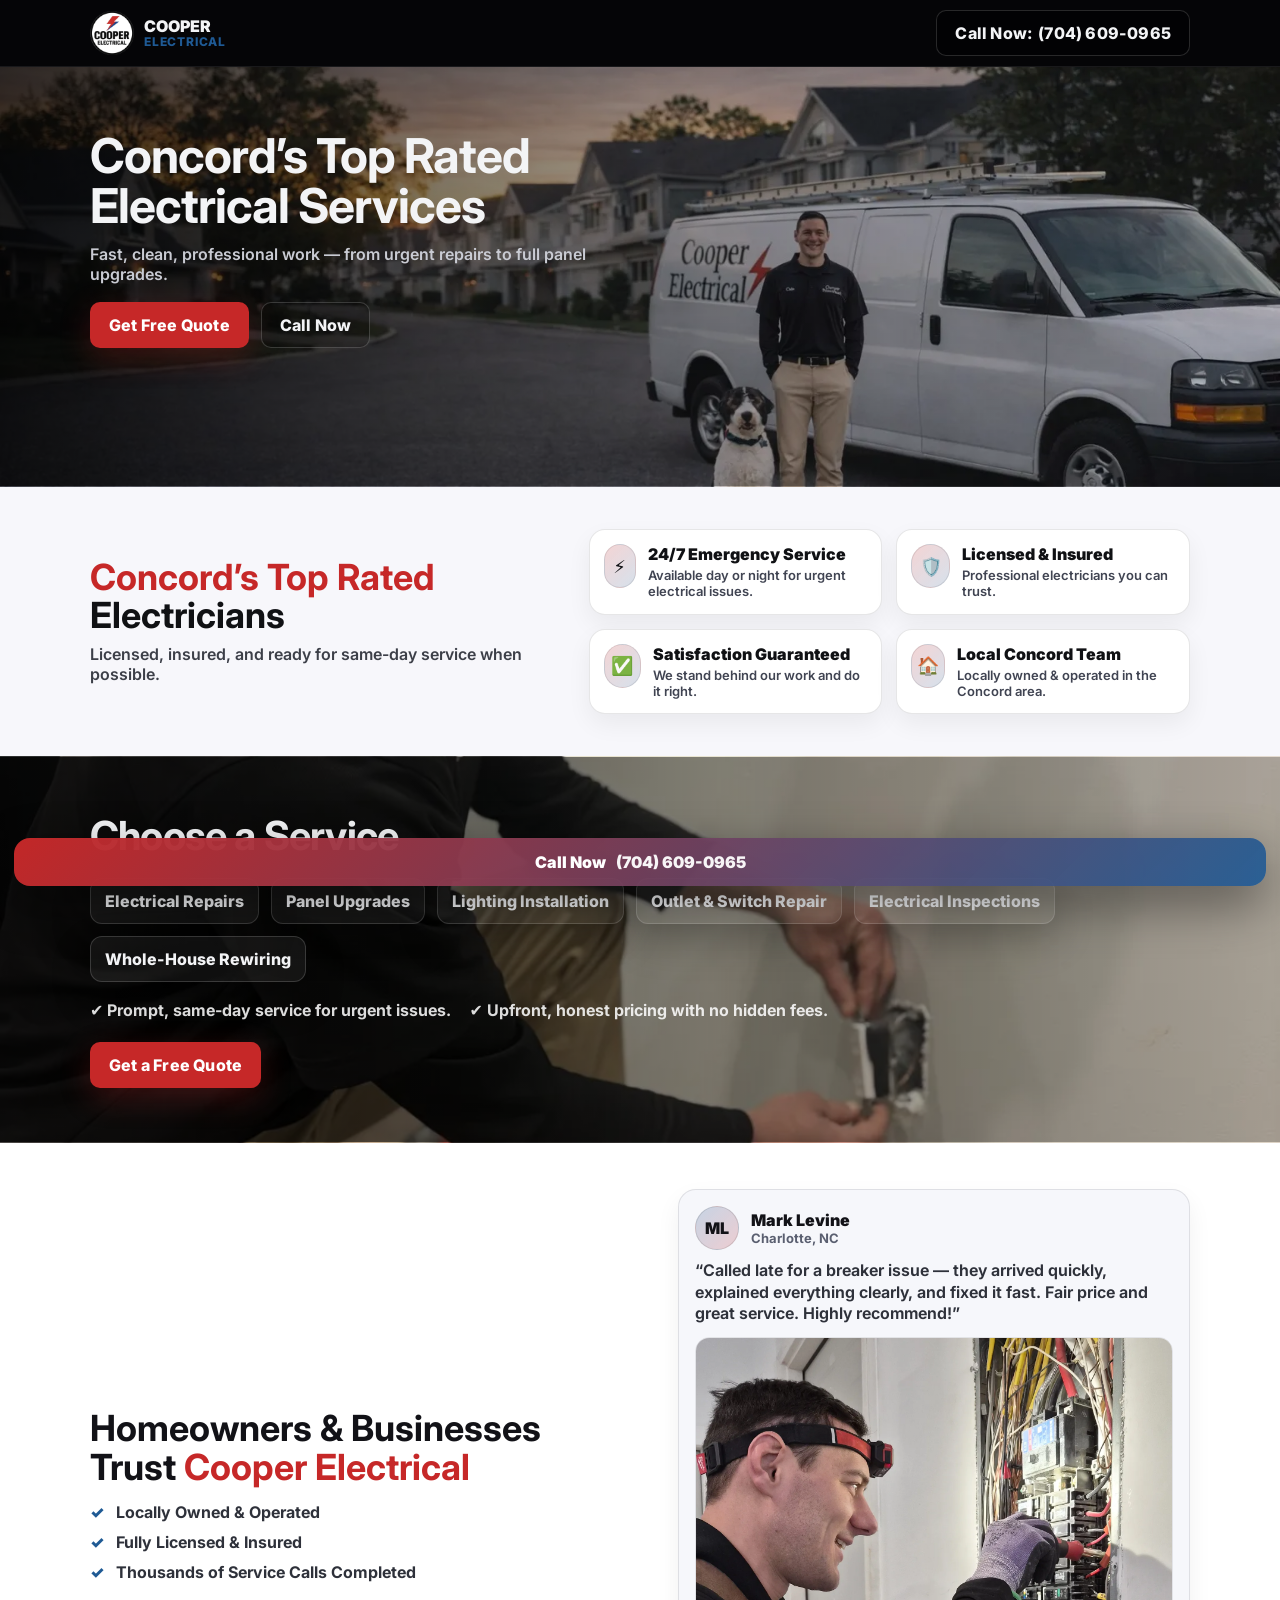
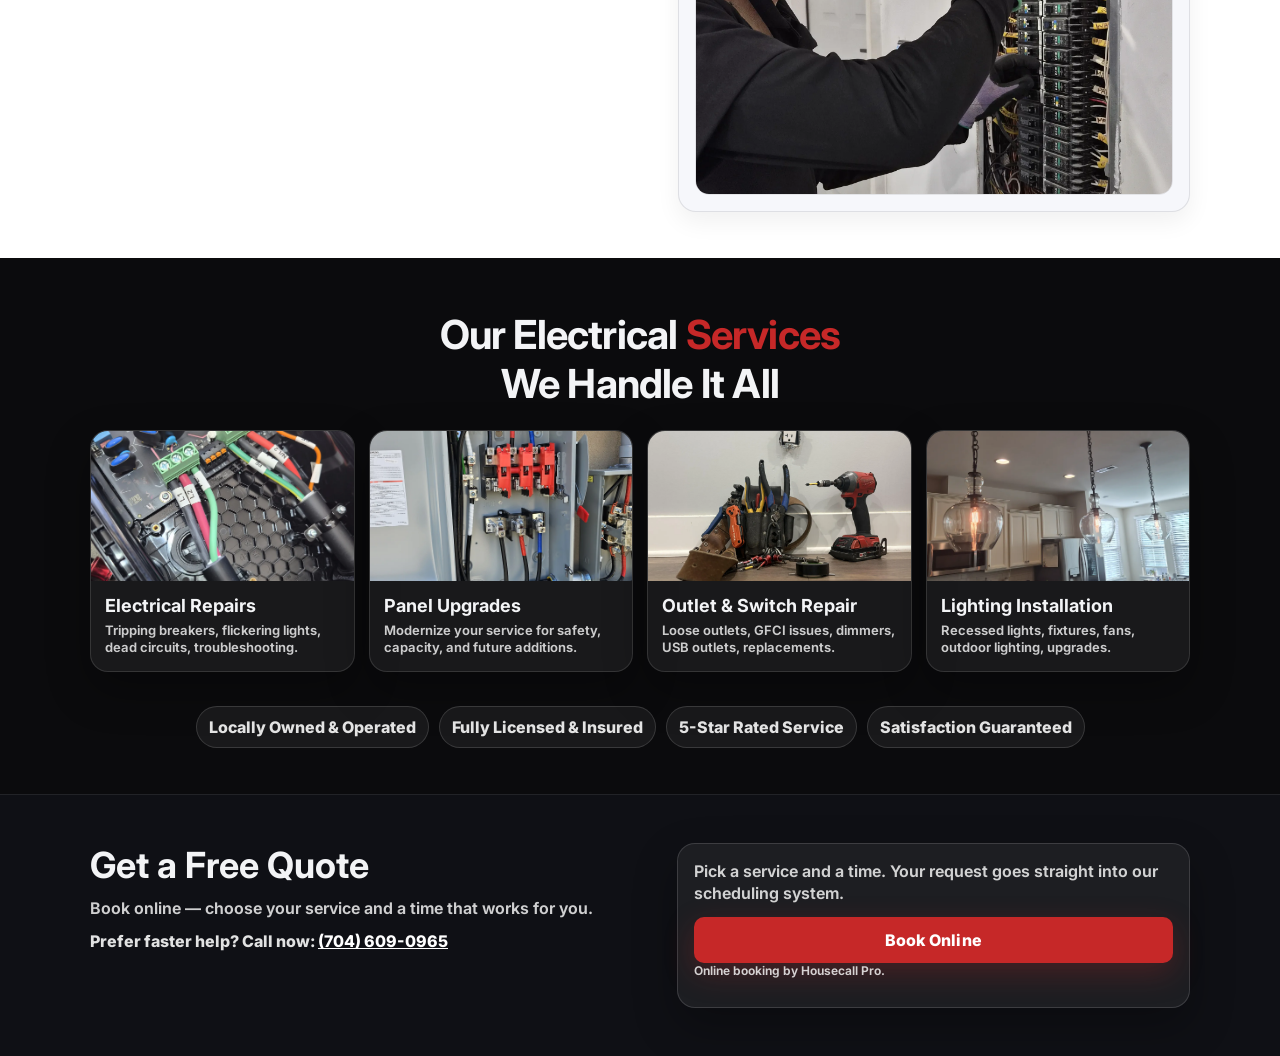
<file: index.html>
<!doctype html>
<html lang="en">
<head>
  <meta charset="utf-8" />
  <meta name="viewport" content="width=device-width,initial-scale=1" />
  <title>Cooper Electrical | Concord Electrician</title>
  
  <!-- FAVICON -->
  <link rel="icon" href="assets/favicon.ico" sizes="any">
  <link rel="icon" type="image/png" sizes="32x32" href="assets/favicon-32x32.png">
  <link rel="icon" type="image/png" sizes="16x16" href="assets/favicon-16x16.png">
  <link rel="apple-touch-icon" href="assets/favicon-180x180.png">
  
  <meta name="description" content="Concord’s top rated electrical services. Same-day repairs, panel upgrades, and outlet & switch repair. Call now." />
  <link rel="preconnect" href="https://fonts.googleapis.com">
  <link rel="preconnect" href="https://fonts.gstatic.com" crossorigin>
  <link href="https://fonts.googleapis.com/css2?family=Inter:wght@400;600;700;800&display=swap" rel="stylesheet">
  <link rel="stylesheet" href="css/styles.css" />
  <!-- Google Analytics (GA4) -->
  <script async src="https://www.googletagmanager.com/gtag/js?id=G-20FZJEFL5V"></script>
  <script>
    window.dataLayer = window.dataLayer || [];
    function gtag(){dataLayer.push(arguments);}
    gtag("js", new Date());

    gtag("config", "G-20FZJEFL5V", { anonymize_ip: true });
  </script>
  <!-- Housecall Pro online booking -->
  <script async src="https://online-booking.housecallpro.com/script.js?token=3bcc7813550e48a2b8075abcfa8fb0d7&orgName=Cooper-Electrical"></script>
</head>

<body>
  <!-- Top Bar -->
  <header class="topbar">
    <div class="container topbar__inner">
      <div class="brand">
        <img class="brand__logo" src="assets/logo.webp" alt="Cooper Electrical" />
        <div class="brand__text">
          <div class="brand__name">COOPER</div>
          <div class="brand__sub">ELECTRICAL</div>
        </div>
      </div>

      <a class="btn btn--call" href="tel:7046090965">
        Call Now: <span class="btn__emph">(704) 609-0965</span>
      </a>
    </div>
  </header>

  <!-- HERO -->
  <section class="hero" style="background-image:url('assets/hero.webp');">
    <div class="hero__overlay"></div>

    <div class="container hero__content">
      <h1>Concord’s Top Rated<br/>Electrical Services</h1>
      <p class="hero__sub">
        Fast, clean, professional work — from urgent repairs to full panel upgrades.
      </p>

      <div class="hero__cta">
        <a class="btn btn--primary hcp-book" href="https://book.housecallpro.com/book/Cooper-Electrical/3bcc7813550e48a2b8075abcfa8fb0d7?v2=true">Get Free Quote</a>
        <a class="btn btn--ghost" href="tel:7046090965">Call Now</a>
      </div>
    </div>
  </section>

  <!-- TRUST STRIP -->
  <section class="trust">
    <div class="container trust__grid">
      <div class="trust__left">
        <h2><span class="accent">Concord’s Top Rated</span><br/>Electricians</h2>
        <p>Licensed, insured, and ready for same-day service when possible.</p>
      </div>

      <div class="trust__cards">
        <div class="trustcard">
          <div class="trustcard__icon">⚡</div>
          <div>
            <div class="trustcard__title">24/7 Emergency Service</div>
            <div class="trustcard__text">Available day or night for urgent electrical issues.</div>
          </div>
        </div>

        <div class="trustcard">
          <div class="trustcard__icon">🛡️</div>
          <div>
            <div class="trustcard__title">Licensed &amp; Insured</div>
            <div class="trustcard__text">Professional electricians you can trust.</div>
          </div>
        </div>

        <div class="trustcard">
          <div class="trustcard__icon">✅</div>
          <div>
            <div class="trustcard__title">Satisfaction Guaranteed</div>
            <div class="trustcard__text">We stand behind our work and do it right.</div>
          </div>
        </div>

        <div class="trustcard">
          <div class="trustcard__icon">🏠</div>
          <div>
            <div class="trustcard__title">Local Concord Team</div>
            <div class="trustcard__text">Locally owned &amp; operated in the Concord area.</div>
          </div>
        </div>
      </div>
    </div>
  </section>

  <!-- CHOOSE A SERVICE -->
  <section class="choose" style="background-image:url('assets/tech-outlet.webp');">
    <div class="choose__overlay"></div>

    <div class="container choose__inner">
      <h2>Choose a Service</h2>

      <div class="pillgrid" aria-label="Services">
        <a class="pill hcp-book" href="https://book.housecallpro.com/book/Cooper-Electrical/3bcc7813550e48a2b8075abcfa8fb0d7?v2=true" data-service="Electrical Repairs">Electrical Repairs</a>
        <a class="pill hcp-book" href="https://book.housecallpro.com/book/Cooper-Electrical/3bcc7813550e48a2b8075abcfa8fb0d7?v2=true" data-service="Panel Upgrades">Panel Upgrades</a>
        <a class="pill hcp-book" href="https://book.housecallpro.com/book/Cooper-Electrical/3bcc7813550e48a2b8075abcfa8fb0d7?v2=true" data-service="Lighting Installation">Lighting Installation</a>
        <a class="pill hcp-book" href="https://book.housecallpro.com/book/Cooper-Electrical/3bcc7813550e48a2b8075abcfa8fb0d7?v2=true" data-service="Outlet &amp; Switch Repair">Outlet &amp; Switch Repair</a>
        <a class="pill hcp-book" href="https://book.housecallpro.com/book/Cooper-Electrical/3bcc7813550e48a2b8075abcfa8fb0d7?v2=true" data-service="Electrical Inspections">Electrical Inspections</a>
        <a class="pill" href="house-rewiring/">Whole-House Rewiring</a>
      </div>

      <div class="choose__bullets">
        <div class="bullet">✔ Prompt, same-day service for urgent issues.</div>
        <div class="bullet">✔ Upfront, honest pricing with no hidden fees.</div>
      </div>

      <div class="choose__cta">
        <a class="btn btn--primary hcp-book" href="https://book.housecallpro.com/book/Cooper-Electrical/3bcc7813550e48a2b8075abcfa8fb0d7?v2=true">Get a Free Quote</a>
      </div>
    </div>
  </section>

  <!-- TRUSTED BY -->
  <section class="proof">
    <div class="container proof__grid">
      <div class="proof__left">
        <h2>Homeowners &amp; Businesses<br/>Trust <span class="accent">Cooper Electrical</span></h2>

        <ul class="checklist">
          <li>Locally Owned &amp; Operated</li>
          <li>Fully Licensed &amp; Insured</li>
          <li>Thousands of Service Calls Completed</li>
        </ul>
      </div>

      <div class="testimonial">
        <div class="testimonial__top">
          <div class="avatar">ML</div>
          <div>
            <div class="testimonial__name">Mark Levine</div>
            <div class="testimonial__sub">Charlotte, NC</div>
          </div>
        </div>
        <p class="testimonial__text">
          “Called late for a breaker issue — they arrived quickly, explained everything clearly,
          and fixed it fast. Fair price and great service. Highly recommend!”
        </p>
        <div class="testimonial__media">
          <img src="assets/tech-panel.webp" alt="Electrician working on panel" />
        </div>
      </div>
    </div>
  </section>

  <!-- SERVICES -->
  <section class="services">
    <div class="container">
      <h2 class="services__title">Our Electrical <span class="accent">Services</span><br/>We Handle It All</h2>

      <div class="servicegrid">
        <article class="servicecard">
          <img src="assets/service-repairs.webp" alt="Electrical repairs" />
          <div class="servicecard__body">
            <h3>Electrical Repairs</h3>
            <p>Tripping breakers, flickering lights, dead circuits, troubleshooting.</p>
          </div>
        </article>

        <article class="servicecard">
          <img src="assets/service-panel.webp" alt="Panel upgrades" />
          <div class="servicecard__body">
            <h3>Panel Upgrades</h3>
            <p>Modernize your service for safety, capacity, and future additions.</p>
          </div>
        </article>

        <article class="servicecard">
          <img src="assets/service-outlet.webp" alt="Outlet and switch repair" />
          <div class="servicecard__body">
            <h3>Outlet &amp; Switch Repair</h3>
            <p>Loose outlets, GFCI issues, dimmers, USB outlets, replacements.</p>
          </div>
        </article>

        <article class="servicecard">
          <img src="assets/service-lighting.webp" alt="Lighting installation" />
          <div class="servicecard__body">
            <h3>Lighting Installation</h3>
            <p>Recessed lights, fixtures, fans, outdoor lighting, upgrades.</p>
          </div>
        </article>
      </div>

      <div class="badges">
        <div class="badge">Locally Owned &amp; Operated</div>
        <div class="badge">Fully Licensed &amp; Insured</div>
        <div class="badge">5-Star Rated Service</div>
        <div class="badge">Satisfaction Guaranteed</div>
      </div>
    </div>
  </section>

  <!-- QUOTE FORM -->
  <section class="quote" id="quote">
    <div class="container quote__grid">
      <div>
        <h2>Get a Free Quote</h2>
        <p>Book online — choose your service and a time that works for you.</p>
        <div class="quote__note">
          Prefer faster help? Call now: <a href="tel:7046090965">(704) 609-0965</a>
        </div>
      </div>

      <div class="form">
        <p>Pick a service and a time. Your request goes straight into our scheduling system.</p>
        <a class="btn btn--primary btn--full hcp-book" href="https://book.housecallpro.com/book/Cooper-Electrical/3bcc7813550e48a2b8075abcfa8fb0d7?v2=true">Book Online</a>
        <p class="form__fineprint">Online booking by Housecall Pro.</p>
      </div>
    </div>
  </section>

  <!-- Sticky Call Bar -->
  <a class="stickycall" href="tel:7046090965">
    Call Now <span>(704) 609-0965</span>
  </a>

  <!-- Housecall Pro booking: open HCP's pop-up once its script has loaded;
       until then, the link itself goes to the HCP booking page. -->
  <script>
    document.querySelectorAll('.hcp-book').forEach(function (el) {
      el.addEventListener('click', function (e) {
        if (typeof gtag === 'function') {
          gtag('event', 'booking_click', { page: 'home' });
        }
        if (window.HCPWidget && typeof window.HCPWidget.openModal === 'function') {
          e.preventDefault();
          window.HCPWidget.openModal();
        }
      });
    });
  </script>
</body>
</html>
</file>
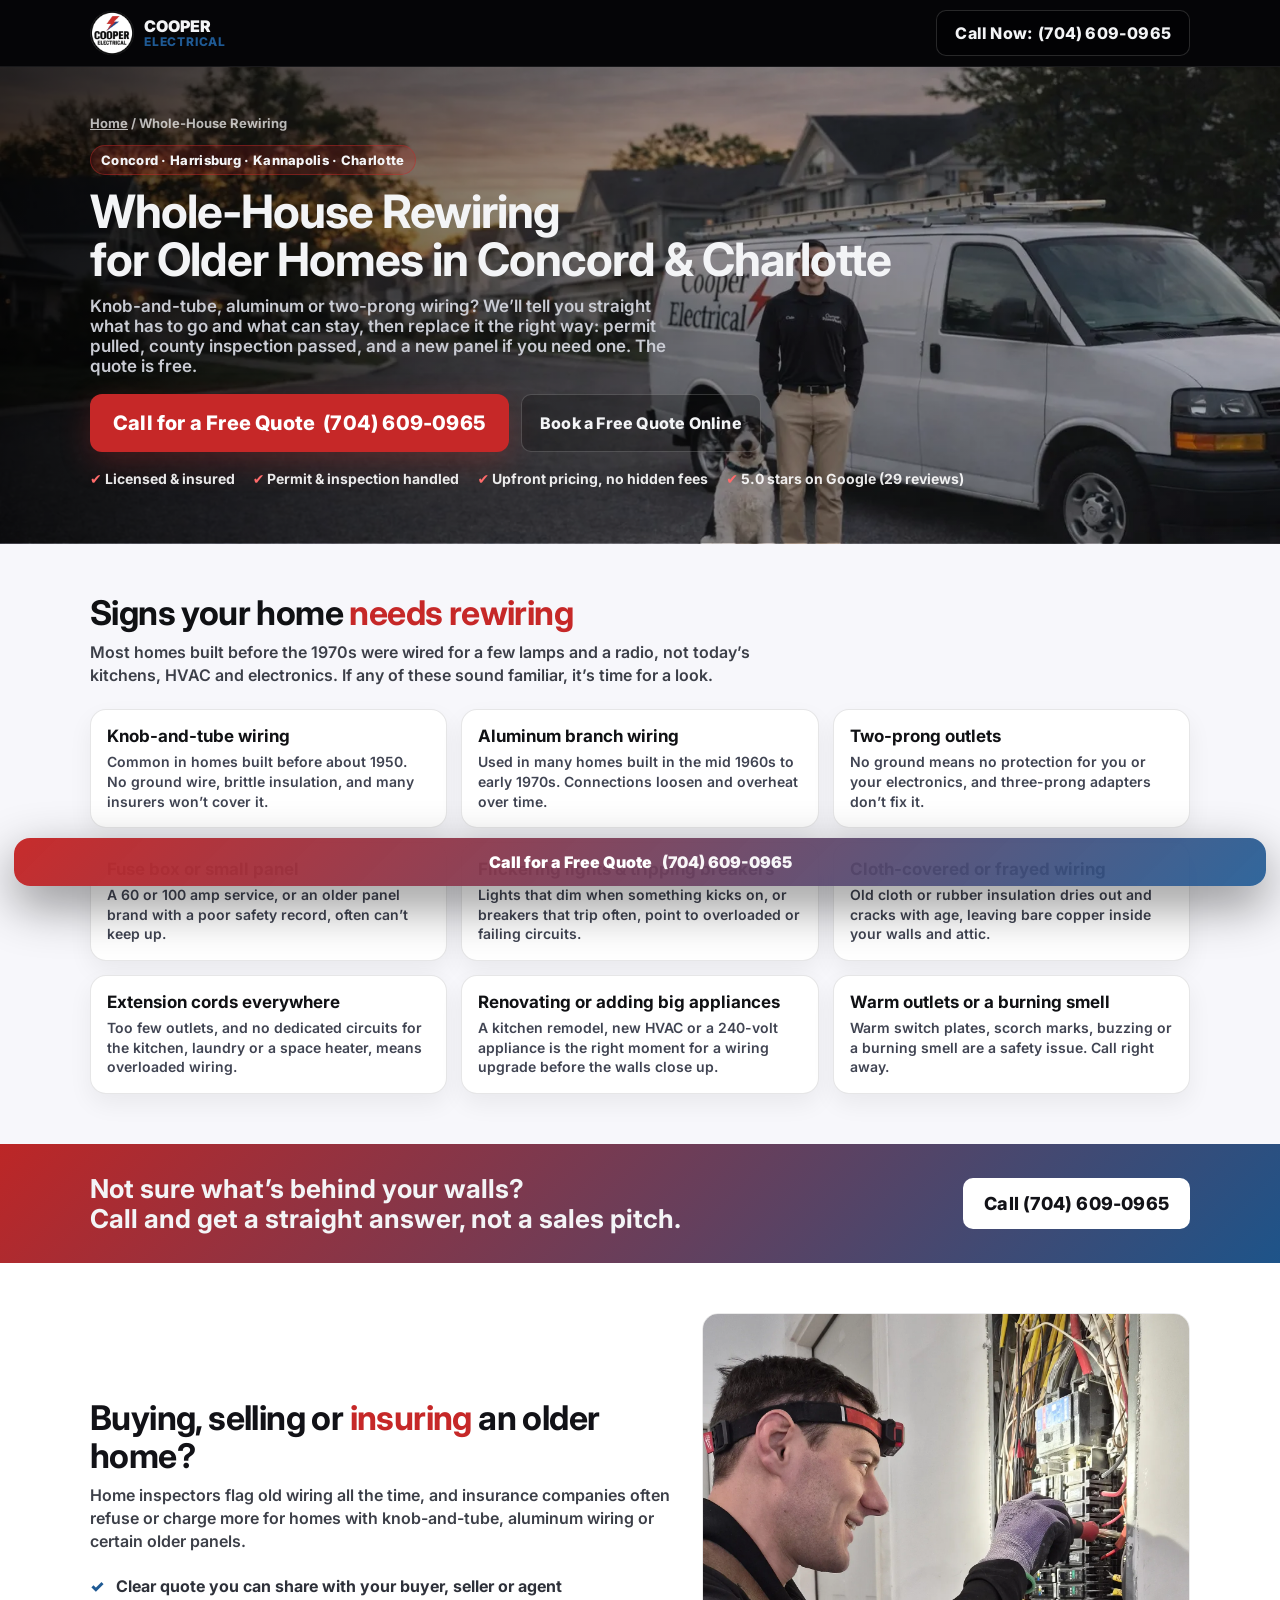
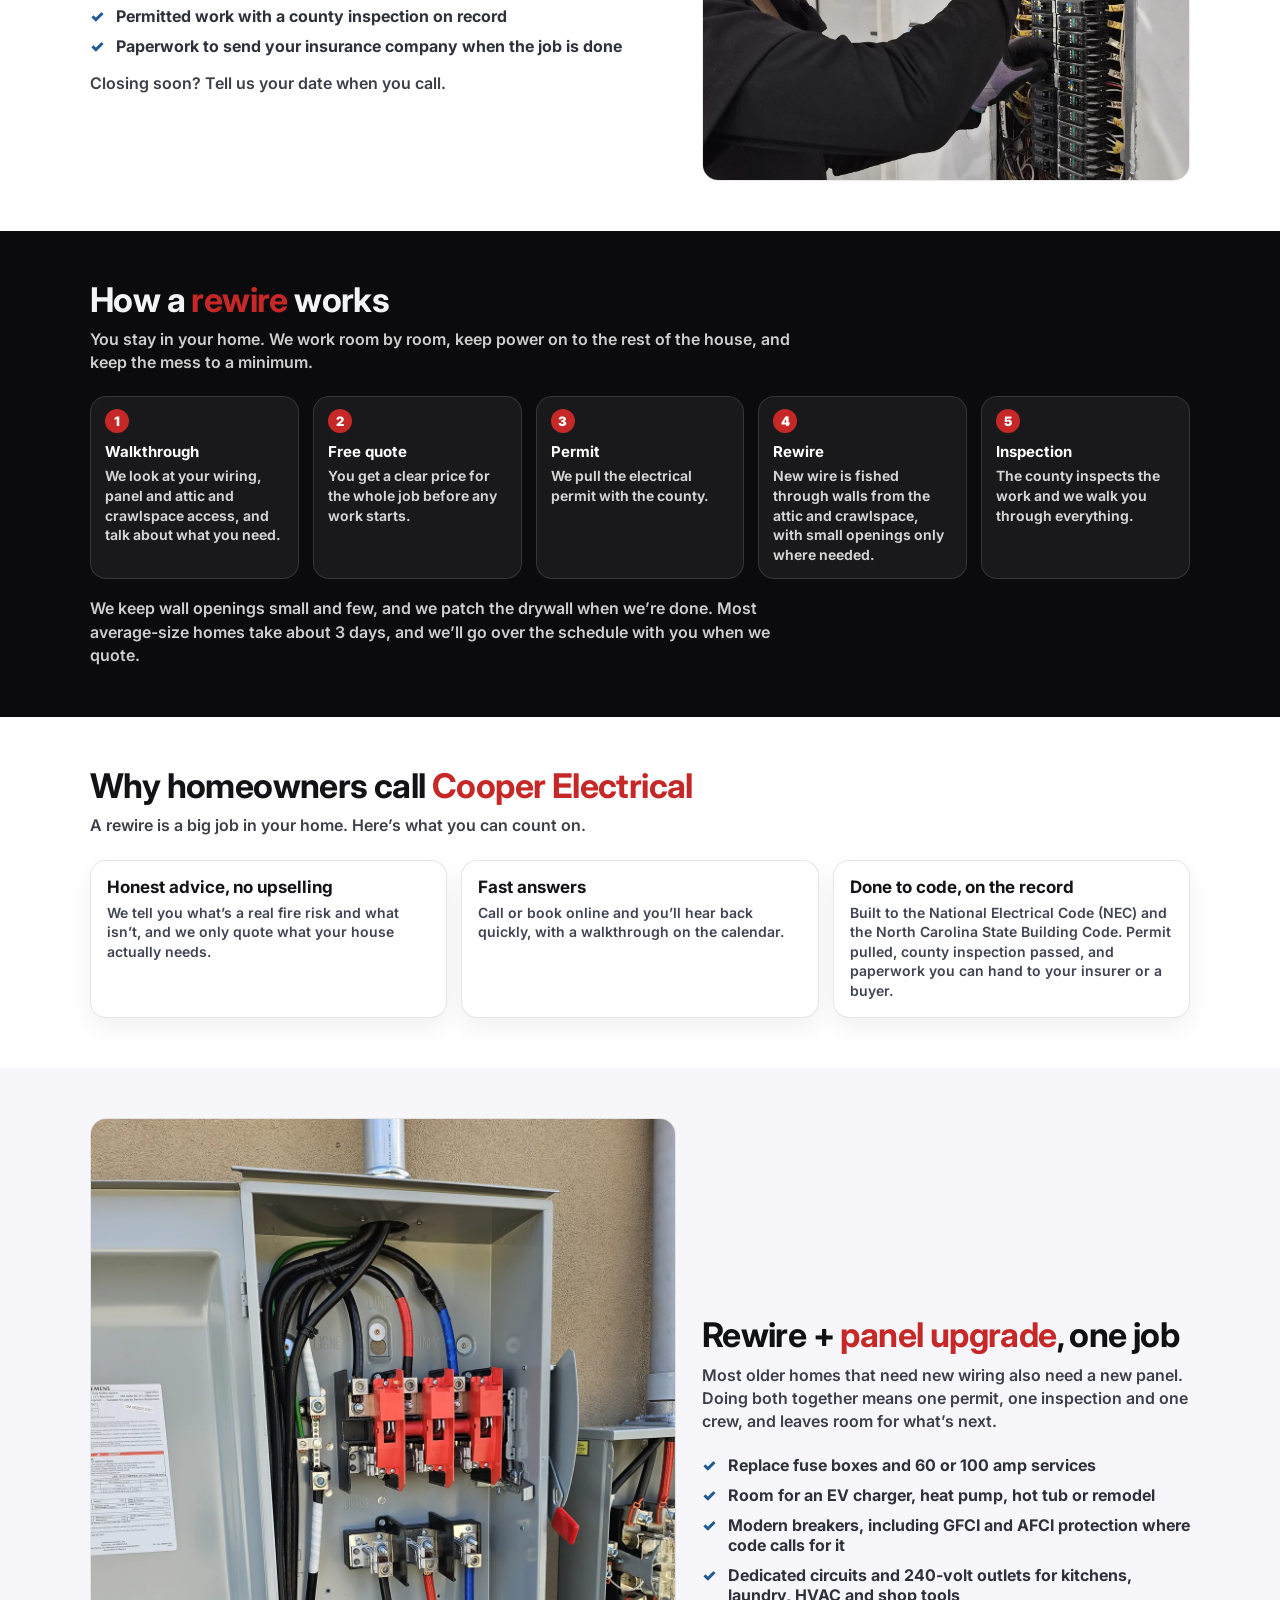
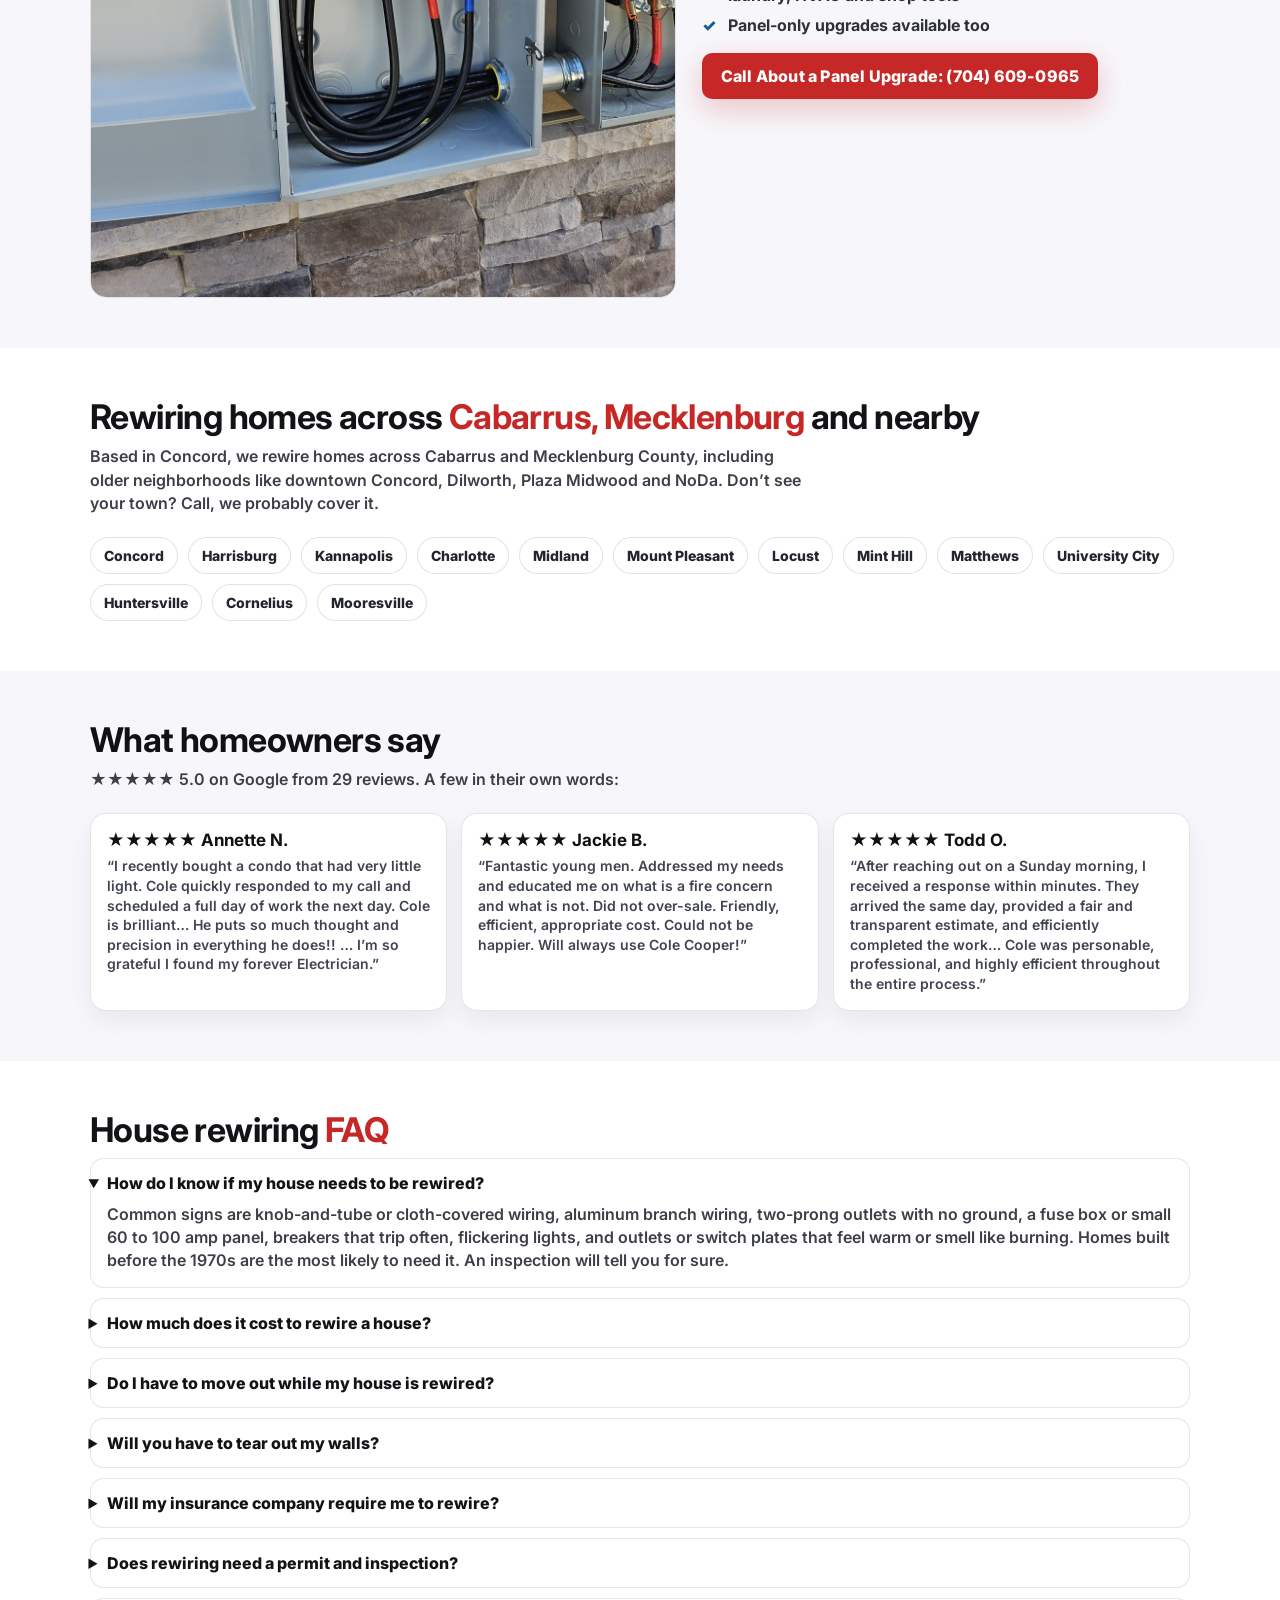
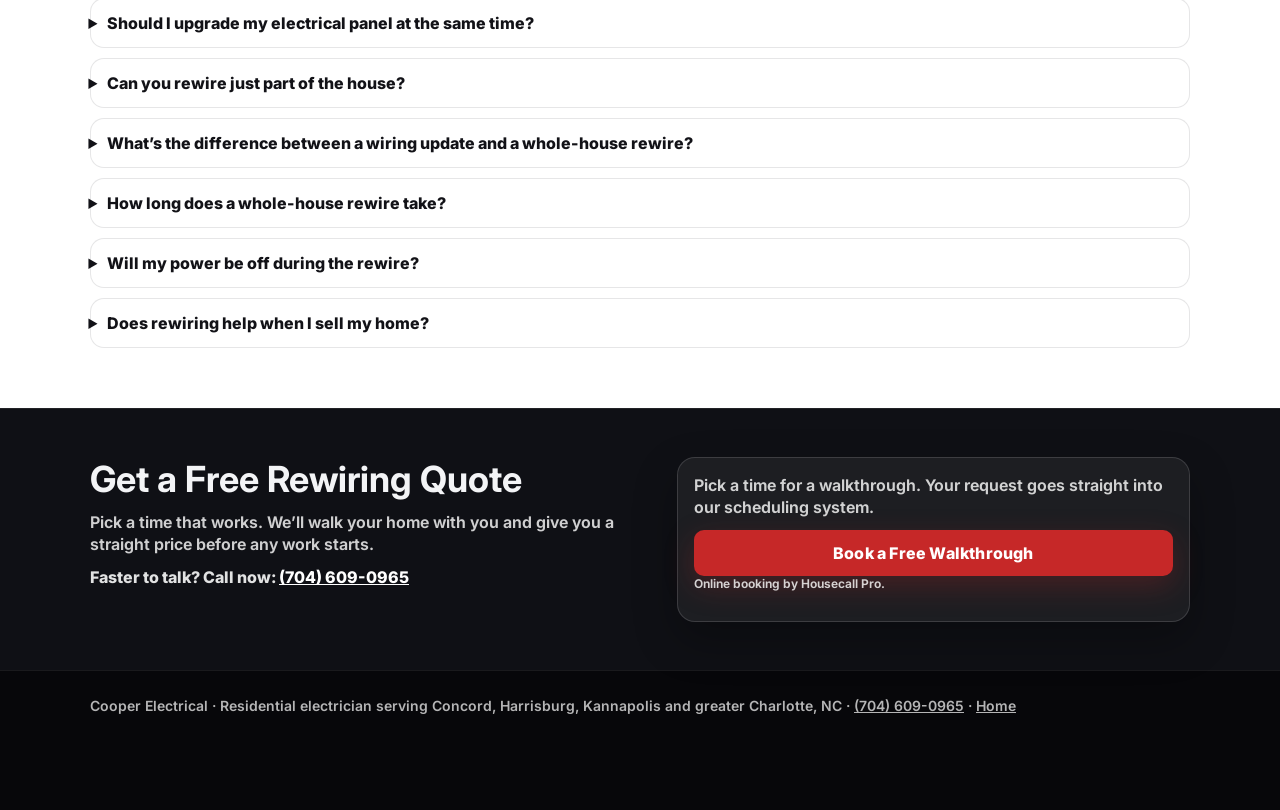
<file: house-rewiring/index.html>
<!doctype html>
<html lang="en">
<head>
  <meta charset="utf-8" />
  <meta name="viewport" content="width=device-width,initial-scale=1" />
  <title>Whole-House Rewiring &amp; Wiring Updates in Concord, Charlotte &amp; Harrisburg NC | Cooper Electrical</title>
  <meta name="description" content="Whole-house rewiring and electrical wiring updates for older homes in Concord, Harrisburg, Kannapolis and greater Charlotte. Replace knob-and-tube, aluminum and ungrounded wiring, add a new panel. Rated 5.0 on Google. Free quote: (704) 609-0965." />
  <link rel="canonical" href="https://cooper-electrical-nc.com/house-rewiring/" />

  <meta property="og:type" content="website" />
  <meta property="og:title" content="Whole-House Rewiring | Cooper Electrical" />
  <meta property="og:description" content="Old wiring replaced the right way, permit and inspection included. Serving Concord, Harrisburg, Kannapolis and greater Charlotte." />
  <meta property="og:url" content="https://cooper-electrical-nc.com/house-rewiring/" />
  <meta property="og:image" content="https://cooper-electrical-nc.com/assets/hero.webp" />

  <link rel="icon" href="../assets/favicon.ico" sizes="any">
  <link rel="icon" type="image/png" sizes="32x32" href="../assets/favicon-32x32.png">
  <link rel="icon" type="image/png" sizes="16x16" href="../assets/favicon-16x16.png">
  <link rel="apple-touch-icon" href="../assets/favicon-180x180.png">

  <link rel="preload" as="image" href="../assets/hero.webp">
  <link rel="preconnect" href="https://fonts.googleapis.com">
  <link rel="preconnect" href="https://fonts.gstatic.com" crossorigin>
  <link href="https://fonts.googleapis.com/css2?family=Inter:wght@400;600;700;800&display=swap" rel="stylesheet">
  <link rel="stylesheet" href="../css/styles.css" />

  <!-- Google Analytics (GA4), same as the homepage -->
  <script async src="https://www.googletagmanager.com/gtag/js?id=G-20FZJEFL5V"></script>
  <script>
    window.dataLayer = window.dataLayer || [];
    function gtag(){dataLayer.push(arguments);}
    gtag("js", new Date());

    gtag("config", "G-20FZJEFL5V", { anonymize_ip: true });

    // Google Ads: website call conversion (swaps the phone number for a Google forwarding number for ad visitors)
    gtag("config", "AW-17992897776");
    gtag("config", "AW-17992897776/GBSYCITNgsUcEPCp14ND", {
      "phone_conversion_number": "(704) 609-0965"
    });

    // Google Ads: "Book online" conversion, fired when a Housecall Pro button is clicked.
    // Paste the conversion label from Google Ads (Goals > Conversions > the booking
    // action > Tag setup), e.g. "AbCdEfGhIjKlMnOp". Empty = nothing is sent.
    var ADS_BOOKING_LABEL = "sit7CImdl8UcEPCp14ND";
    function adsBookingConversion() {
      if (ADS_BOOKING_LABEL && typeof gtag === "function") {
        gtag("event", "conversion", {
          send_to: "AW-17992897776/" + ADS_BOOKING_LABEL,
          transport_type: "beacon"
        });
      }
    }
  </script>
  <!-- Housecall Pro online booking -->
  <script async src="https://online-booking.housecallpro.com/script.js?token=3bcc7813550e48a2b8075abcfa8fb0d7&orgName=Cooper-Electrical"></script>

  <script type="application/ld+json">
  {
    "@context": "https://schema.org",
    "@graph": [
      {
        "@type": "Electrician",
        "@id": "https://cooper-electrical-nc.com/#business",
        "name": "Cooper Electrical",
        "url": "https://cooper-electrical-nc.com/",
        "telephone": "+1-704-609-0965",
        "logo": "https://cooper-electrical-nc.com/assets/logo.webp",
        "image": "https://cooper-electrical-nc.com/assets/hero.webp",
        "areaServed": [
          {"@type": "City", "name": "Concord, NC"},
          {"@type": "City", "name": "Harrisburg, NC"},
          {"@type": "City", "name": "Kannapolis, NC"},
          {"@type": "City", "name": "Charlotte, NC"},
          {"@type": "City", "name": "Midland, NC"},
          {"@type": "City", "name": "Mount Pleasant, NC"},
          {"@type": "City", "name": "Locust, NC"},
          {"@type": "City", "name": "Mint Hill, NC"},
          {"@type": "City", "name": "Matthews, NC"},
          {"@type": "City", "name": "Huntersville, NC"},
          {"@type": "City", "name": "Cornelius, NC"},
          {"@type": "City", "name": "Mooresville, NC"}
        ]
      },
      {
        "@type": "Service",
        "@id": "https://cooper-electrical-nc.com/house-rewiring/#service",
        "name": "Whole-House Rewiring",
        "serviceType": "Residential rewiring",
        "description": "Replacement of outdated or unsafe home wiring, including knob-and-tube, aluminum branch circuits and ungrounded two-prong circuits, with an optional electrical panel upgrade, permit and inspection.",
        "provider": {"@id": "https://cooper-electrical-nc.com/#business"},
        "areaServed": [
          {"@type": "AdministrativeArea", "name": "Cabarrus County, NC"},
          {"@type": "AdministrativeArea", "name": "Mecklenburg County, NC"},
          {"@type": "AdministrativeArea", "name": "Rowan County, NC"},
          {"@type": "AdministrativeArea", "name": "Iredell County, NC"},
          {"@type": "AdministrativeArea", "name": "Stanly County, NC"}
        ]
      },
      {
        "@type": "BreadcrumbList",
        "itemListElement": [
          {"@type": "ListItem", "position": 1, "name": "Home", "item": "https://cooper-electrical-nc.com/"},
          {"@type": "ListItem", "position": 2, "name": "Whole-House Rewiring", "item": "https://cooper-electrical-nc.com/house-rewiring/"}
        ]
      },
      {
        "@type": "FAQPage",
        "mainEntity": [
          {
            "@type": "Question",
            "name": "How do I know if my house needs to be rewired?",
            "acceptedAnswer": {"@type": "Answer", "text": "Common signs are knob-and-tube or cloth-covered wiring, aluminum branch wiring, two-prong outlets with no ground, a fuse box or small 60 to 100 amp panel, breakers that trip often, flickering lights, and outlets or switch plates that feel warm or smell like burning. Homes built before the 1970s are the most likely to need it. An inspection will tell you for sure."}
          },
          {
            "@type": "Question",
            "name": "How much does it cost to rewire a house?",
            "acceptedAnswer": {"@type": "Answer", "text": "It depends on the size of the home, the number of stories, attic and crawlspace access, how many circuits you need, and whether the panel is upgraded at the same time. We walk the house and give you a free quote before any work starts."}
          },
          {
            "@type": "Question",
            "name": "Do I have to move out while my house is rewired?",
            "acceptedAnswer": {"@type": "Answer", "text": "Usually not. Most families stay in the home. Power is off only to the parts of the house being worked on, and we work room by room to keep things livable."}
          },
          {
            "@type": "Question",
            "name": "Will you have to tear out my walls?",
            "acceptedAnswer": {"@type": "Answer", "text": "No. New wire is fished through the walls from the attic and crawlspace, with small access openings only where they are needed. Most walls are left untouched."}
          },
          {
            "@type": "Question",
            "name": "Will my insurance company require me to rewire?",
            "acceptedAnswer": {"@type": "Answer", "text": "Many insurers will not write or renew a policy on a home with knob-and-tube wiring, and some charge more or ask for repairs when they find aluminum wiring or certain older panels. Rewiring removes the problem and gives you paperwork to show your insurer."}
          },
          {
            "@type": "Question",
            "name": "Does rewiring need a permit and inspection?",
            "acceptedAnswer": {"@type": "Answer", "text": "Yes. A whole-house rewire in North Carolina requires an electrical permit and county inspection. We pull the permit and schedule the inspections with the county."}
          },
          {
            "@type": "Question",
            "name": "Should I upgrade my electrical panel at the same time?",
            "acceptedAnswer": {"@type": "Answer", "text": "Often, yes. If you have a fuse box, a 60 or 100 amp service, or an older panel brand with a poor safety record, doing the panel and the wiring together saves time and a second round of permits, and gives you room for an EV charger, a heat pump or a remodel later."}
          },
          {
            "@type": "Question",
            "name": "Can you rewire just part of the house?",
            "acceptedAnswer": {"@type": "Answer", "text": "Yes. If only some circuits are old or damaged, a partial rewire of a kitchen, a bathroom or one floor can make sense. We will tell you honestly what needs replacing and what can stay."}
          },
          {
            "@type": "Question",
            "name": "What’s the difference between a wiring update and a whole-house rewire?",
            "acceptedAnswer": {"@type": "Answer", "text": "A wiring update replaces the problem parts, such as a few old circuits, ungrounded two-prong outlets or a kitchen that needs dedicated circuits. A whole-house rewire replaces all of the old wiring, usually knob-and-tube or aluminum, from the panel to every outlet, switch and light. We will tell you which one your home actually needs."}
          },
          {
            "@type": "Question",
            "name": "How long does a whole-house rewire take?",
            "acceptedAnswer": {"@type": "Answer", "text": "Most average-size homes take about 3 days. Wall openings are kept small and few, and we patch the drywall when we’re done. We go over the schedule with you when we quote."}
          },
          {
            "@type": "Question",
            "name": "Will my power be off during the rewire?",
            "acceptedAnswer": {"@type": "Answer", "text": "Only in the part of the house we are working on. We switch circuits over room by room, so the rest of your home keeps power during the day."}
          },
          {
            "@type": "Question",
            "name": "Does rewiring help when I sell my home?",
            "acceptedAnswer": {"@type": "Answer", "text": "Old wiring is one of the things home inspectors flag most often, and it can hold up a sale or an insurance policy. A permitted rewire with a passed county inspection gives buyers, agents and insurers a clear answer."}
          }
        ]
      }
    ]
  }
  </script>

  <style>
    /* Page-only styles. Shared look comes from ../css/styles.css */
    .rw-hero{min-height:auto}
    .rw-hero .hero__content{padding:48px 0 56px}
    .rw-kicker{display:inline-block;margin:0 0 12px;padding:6px 10px;border-radius:999px;background:rgba(198,40,40,.18);border:1px solid rgba(198,40,40,.45);font-weight:800;font-size:13px;letter-spacing:.3px}
    .rw-hero h1{font-size:46px}
    .rw-hero .hero__sub{font-size:17px;max-width:600px}
    .rw-callbig{font-size:20px;padding:16px 22px;border-radius:12px}
    .rw-callbig .rw-num{margin-left:8px;white-space:nowrap}
    .rw-checks{display:flex;flex-wrap:wrap;gap:8px 18px;margin:18px 0 0;padding:0;list-style:none;color:rgba(255,255,255,.90);font-weight:700;font-size:14px}
    .rw-checks li:before{content:"✔ ";color:#ff6b6b}

    .rw-section{padding:50px 0}
    .rw-light{background:#f7f7fb;color:#101114}
    .rw-white{background:#ffffff;color:#121217}
    .rw-dark{background:var(--bg)}
    .rw-section h2{margin:0 0 10px;font-size:34px;line-height:1.1;letter-spacing:-.6px}
    .rw-lead{margin:0 0 22px;max-width:720px;font-weight:600;line-height:1.45}
    .rw-light .rw-lead,.rw-white .rw-lead{color:#3c3f48}
    .rw-dark .rw-lead{color:rgba(255,255,255,.80)}

    .rw-grid{display:grid;grid-template-columns:repeat(3,minmax(0,1fr));gap:14px}
    .rw-card{background:#fff;border:1px solid rgba(16,17,20,.10);border-radius:16px;padding:16px;box-shadow:0 10px 24px rgba(0,0,0,.06)}
    .rw-card h3{margin:0 0 6px;font-size:17px}
    .rw-card p{margin:0;color:#404452;font-weight:600;font-size:14px;line-height:1.4}
    .rw-dark .rw-card{background:rgba(255,255,255,.06);border-color:rgba(255,255,255,.12);box-shadow:0 18px 44px rgba(0,0,0,.30)}
    .rw-dark .rw-card p{color:rgba(255,255,255,.78)}

    .rw-steps{counter-reset:step;display:grid;grid-template-columns:repeat(5,minmax(0,1fr));gap:14px;margin:0;padding:0;list-style:none}
    .rw-steps li{counter-increment:step;position:relative;background:rgba(255,255,255,.06);border:1px solid rgba(255,255,255,.12);border-radius:16px;padding:44px 14px 14px;font-weight:650;font-size:14px;line-height:1.4;color:rgba(255,255,255,.82)}
    .rw-steps li:before{content:counter(step);position:absolute;top:12px;left:14px;width:24px;height:24px;border-radius:999px;display:grid;place-items:center;background:var(--accent);color:#fff;font-weight:900;font-size:13px}
    .rw-steps strong{display:block;color:#fff;margin-bottom:4px;font-size:15px}

    .rw-split{display:grid;grid-template-columns:1.2fr 1fr;gap:26px;align-items:center}
    .rw-split img{border-radius:16px;border:1px solid rgba(0,0,0,.08);width:100%;height:auto}

    .rw-band{background:linear-gradient(135deg, rgba(198,40,40,.95), rgba(31,90,148,.92));padding:30px 0}
    .rw-band__inner{display:flex;align-items:center;justify-content:space-between;gap:16px;flex-wrap:wrap}
    .rw-band h2{margin:0;font-size:26px;line-height:1.15}
    .rw-band .btn{background:#fff;color:#121217;font-size:18px;padding:14px 20px}

    .rw-towns{display:flex;flex-wrap:wrap;gap:10px;margin:0;padding:0;list-style:none}
    .rw-towns li{background:#fff;border:1px solid rgba(16,17,20,.12);border-radius:999px;padding:9px 13px;font-weight:800;font-size:14px;color:#22252d}

    .rw-faq details{background:#fff;border:1px solid rgba(16,17,20,.10);border-radius:14px;padding:14px 16px;margin:0 0 10px}
    .rw-faq summary{cursor:pointer;font-weight:800;font-size:16px;color:#121217;list-style-position:outside}
    .rw-faq details p{margin:10px 0 0;color:#3c3f48;font-weight:600;line-height:1.45}

    .rw-crumbs{font-size:13px;font-weight:700;color:rgba(255,255,255,.70);margin:0 0 14px}
    .rw-crumbs a{text-decoration:underline}

    /* Placeholder marker: something Cole needs to fill in or confirm */
    .ph{display:inline;background:#fff3cd;color:#7a5200;border:1px dashed #c79100;border-radius:6px;padding:1px 6px;font-weight:800;font-size:.9em}
    .rw-dark .ph,.hero .ph{background:rgba(255,214,102,.18);color:#ffd666;border-color:#ffd666}

    .rw-foot{background:#07070a;color:rgba(255,255,255,.70);padding:26px 0 96px;font-weight:600;font-size:14px;border-top:1px solid rgba(255,255,255,.08)}
    .rw-foot a{text-decoration:underline}

    @media (max-width:960px){
      .rw-grid{grid-template-columns:repeat(2,minmax(0,1fr))}
      .rw-steps{grid-template-columns:repeat(2,minmax(0,1fr))}
      .rw-split{grid-template-columns:1fr}
    }
    @media (max-width:520px){
      .rw-hero h1{font-size:32px}
      .rw-hero .hero__content{padding:28px 0 36px}
      .rw-grid,.rw-steps{grid-template-columns:1fr}
      .rw-section{padding:38px 0}
      .rw-section h2{font-size:27px}
      .rw-callbig{width:100%}
      .hero__cta .btn{width:100%}
      /* keep a call button in the header on phones too */
      .btn--call{display:inline-flex;padding:10px 12px;font-size:14px}
      .btn--call .btn__lbl{display:none}
      .brand__logo{width:36px;height:36px}
    }
  </style>
</head>

<body>
  <header class="topbar">
    <div class="container topbar__inner">
      <a class="brand" href="../">
        <img class="brand__logo" src="../assets/logo.webp" alt="Cooper Electrical" width="44" height="44" />
        <div class="brand__text">
          <div class="brand__name">COOPER</div>
          <div class="brand__sub">ELECTRICAL</div>
        </div>
      </a>

      <a class="btn btn--call" href="tel:7046090965" data-call="header">
        <span class="btn__lbl">Call Now:</span><span class="btn__emph">(704) 609-0965</span>
      </a>
    </div>
  </header>

  <main>
  <section class="hero rw-hero" style="background-image:url('../assets/hero.webp');">
    <div class="hero__overlay"></div>
    <div class="container hero__content">
      <nav class="rw-crumbs" aria-label="Breadcrumb"><a href="../">Home</a> / Whole-House Rewiring</nav>
      <div class="rw-kicker">Concord · Harrisburg · Kannapolis · Charlotte</div>
      <h1>Whole-House Rewiring<br/>for Older Homes in Concord &amp; Charlotte</h1>
      <p class="hero__sub">
        Knob-and-tube, aluminum or two-prong wiring? We’ll tell you straight what has to go and what can stay,
        then replace it the right way: permit pulled, county inspection passed, and a new panel if you need one.
        The quote is free.
      </p>

      <div class="hero__cta">
        <a class="btn btn--primary rw-callbig" href="tel:7046090965" data-call="hero">
          Call for a Free Quote <span class="rw-num">(704) 609-0965</span>
        </a>
        <a class="btn btn--ghost hcp-book" href="https://book.housecallpro.com/book/Cooper-Electrical/3bcc7813550e48a2b8075abcfa8fb0d7?v2=true">Book a Free Quote Online</a>
      </div>

      <ul class="rw-checks">
        <li>Licensed &amp; insured</li>
        <li>Permit &amp; inspection handled</li>
        <li>Upfront pricing, no hidden fees</li>
        <li>5.0 stars on Google (29 reviews)</li>
      </ul>
    </div>
  </section>

  <section class="rw-section rw-light" id="signs">
    <div class="container">
      <h2>Signs your home <span class="accent">needs rewiring</span></h2>
      <p class="rw-lead">
        Most homes built before the 1970s were wired for a few lamps and a radio, not today’s kitchens,
        HVAC and electronics. If any of these sound familiar, it’s time for a look.
      </p>
      <div class="rw-grid">
        <div class="rw-card"><h3>Knob-and-tube wiring</h3><p>Common in homes built before about 1950. No ground wire, brittle insulation, and many insurers won’t cover it.</p></div>
        <div class="rw-card"><h3>Aluminum branch wiring</h3><p>Used in many homes built in the mid 1960s to early 1970s. Connections loosen and overheat over time.</p></div>
        <div class="rw-card"><h3>Two-prong outlets</h3><p>No ground means no protection for you or your electronics, and three-prong adapters don’t fix it.</p></div>
        <div class="rw-card"><h3>Fuse box or small panel</h3><p>A 60 or 100 amp service, or an older panel brand with a poor safety record, often can’t keep up.</p></div>
        <div class="rw-card"><h3>Flickering lights &amp; tripping breakers</h3><p>Lights that dim when something kicks on, or breakers that trip often, point to overloaded or failing circuits.</p></div>
        <div class="rw-card"><h3>Cloth-covered or frayed wiring</h3><p>Old cloth or rubber insulation dries out and cracks with age, leaving bare copper inside your walls and attic.</p></div>
        <div class="rw-card"><h3>Extension cords everywhere</h3><p>Too few outlets, and no dedicated circuits for the kitchen, laundry or a space heater, means overloaded wiring.</p></div>
        <div class="rw-card"><h3>Renovating or adding big appliances</h3><p>A kitchen remodel, new HVAC or a 240-volt appliance is the right moment for a wiring upgrade before the walls close up.</p></div>
        <div class="rw-card"><h3>Warm outlets or a burning smell</h3><p>Warm switch plates, scorch marks, buzzing or a burning smell are a safety issue. Call right away.</p></div>
      </div>
    </div>
  </section>

  <section class="rw-band">
    <div class="container rw-band__inner">
      <h2>Not sure what’s behind your walls?<br/>Call and get a straight answer, not a sales pitch.</h2>
      <a class="btn" href="tel:7046090965" data-call="band-1">Call (704) 609-0965</a>
    </div>
  </section>

  <section class="rw-section rw-white" id="insurance">
    <div class="container rw-split">
      <div>
        <h2>Buying, selling or <span class="accent">insuring</span> an older home?</h2>
        <p class="rw-lead">
          Home inspectors flag old wiring all the time, and insurance companies often refuse or charge more
          for homes with knob-and-tube, aluminum wiring or certain older panels.
        </p>
        <ul class="checklist">
          <li>Clear quote you can share with your buyer, seller or agent</li>
          <li>Permitted work with a county inspection on record</li>
          <li>Paperwork to send your insurance company when the job is done</li>
        </ul>
        <p class="rw-lead" style="margin:16px 0 0">Closing soon? Tell us your date when you call.</p>
      </div>
      <img src="../assets/tech-panel.webp" alt="Electrician working on an electrical panel" loading="lazy" width="560" height="380" />
    </div>
  </section>

  <section class="rw-section rw-dark" id="process">
    <div class="container">
      <h2>How a <span class="accent">rewire</span> works</h2>
      <p class="rw-lead">You stay in your home. We work room by room, keep power on to the rest of the house, and keep the mess to a minimum.</p>
      <ol class="rw-steps">
        <li><strong>Walkthrough</strong>We look at your wiring, panel and attic and crawlspace access, and talk about what you need.</li>
        <li><strong>Free quote</strong>You get a clear price for the whole job before any work starts.</li>
        <li><strong>Permit</strong>We pull the electrical permit with the county.</li>
        <li><strong>Rewire</strong>New wire is fished through walls from the attic and crawlspace, with small openings only where needed.</li>
        <li><strong>Inspection</strong>The county inspects the work and we walk you through everything.</li>
      </ol>
      <p class="rw-lead" style="margin:18px 0 0">We keep wall openings small and few, and we patch the drywall when we’re done. Most average-size homes take about 3 days, and we’ll go over the schedule with you when we quote.</p>
    </div>
  </section>

  <section class="rw-section rw-white" id="why">
    <div class="container">
      <h2>Why homeowners call <span class="accent">Cooper Electrical</span></h2>
      <p class="rw-lead">A rewire is a big job in your home. Here’s what you can count on.</p>
      <div class="rw-grid">
        <div class="rw-card"><h3>Honest advice, no upselling</h3><p>We tell you what’s a real fire risk and what isn’t, and we only quote what your house actually needs.</p></div>
        <div class="rw-card"><h3>Fast answers</h3><p>Call or book online and you’ll hear back quickly, with a walkthrough on the calendar.</p></div>
        <div class="rw-card"><h3>Done to code, on the record</h3><p>Built to the National Electrical Code (NEC) and the North Carolina State Building Code. Permit pulled, county inspection passed, and paperwork you can hand to your insurer or a buyer.</p></div>
      </div>
    </div>
  </section>

  <section class="rw-section rw-light" id="panel">
    <div class="container rw-split">
      <img src="../assets/service-panel.webp" alt="New electrical panel installed" loading="lazy" width="560" height="380" />
      <div>
        <h2>Rewire + <span class="accent">panel upgrade</span>, one job</h2>
        <p class="rw-lead">
          Most older homes that need new wiring also need a new panel. Doing both together means one permit,
          one inspection and one crew, and leaves room for what’s next.
        </p>
        <ul class="checklist">
          <li>Replace fuse boxes and 60 or 100 amp services</li>
          <li>Room for an EV charger, heat pump, hot tub or remodel</li>
          <li>Modern breakers, including GFCI and AFCI protection where code calls for it</li>
            <li>Dedicated circuits and 240-volt outlets for kitchens, laundry, HVAC and shop tools</li>
          <li>Panel-only upgrades available too</li>
        </ul>
        <div style="margin-top:18px"><a class="btn btn--primary" href="tel:7046090965" data-call="panel">Call About a Panel Upgrade: (704) 609-0965</a></div>
      </div>
    </div>
  </section>

  <section class="rw-section rw-white" id="areas">
    <div class="container">
      <h2>Rewiring homes across <span class="accent">Cabarrus, Mecklenburg</span> and nearby</h2>
      <p class="rw-lead">Based in Concord, we rewire homes across Cabarrus and Mecklenburg County, including older neighborhoods like downtown Concord, Dilworth, Plaza Midwood and NoDa. Don’t see your town? Call, we probably cover it.</p>
      <ul class="rw-towns">
        <li>Concord</li>
        <li>Harrisburg</li>
        <li>Kannapolis</li>
        <li>Charlotte</li>
        <li>Midland</li>
        <li>Mount Pleasant</li>
        <li>Locust</li>
        <li>Mint Hill</li>
        <li>Matthews</li>
        <li>University City</li>
        <li>Huntersville</li>
        <li>Cornelius</li>
        <li>Mooresville</li>
      </ul>
    </div>
  </section>

  <section class="rw-section rw-light" id="reviews">
    <div class="container">
      <h2>What homeowners say</h2>
      <p class="rw-lead">★★★★★ 5.0 on Google from 29 reviews. A few in their own words:</p>
      <!-- Real Google reviews, quoted word for word (trimmed with …), from the Cooper Electrical Google Business Profile -->
      <div class="rw-grid">
        <div class="rw-card"><h3>★★★★★ Annette N.</h3><p>“I recently bought a condo that had very little light. Cole quickly responded to my call and scheduled a full day of work the next day. Cole is brilliant… He puts so much thought and precision in everything he does!! … I’m so grateful I found my forever Electrician.”</p></div>
        <div class="rw-card"><h3>★★★★★ Jackie B.</h3><p>“Fantastic young men. Addressed my needs and educated me on what is a fire concern and what is not. Did not over-sale. Friendly, efficient, appropriate cost. Could not be happier. Will always use Cole Cooper!”</p></div>
        <div class="rw-card"><h3>★★★★★ Todd O.</h3><p>“After reaching out on a Sunday morning, I received a response within minutes. They arrived the same day, provided a fair and transparent estimate, and efficiently completed the work… Cole was personable, professional, and highly efficient throughout the entire process.”</p></div>
      </div>
    </div>
  </section>

  <section class="rw-section rw-white rw-faq" id="faq">
    <div class="container">
      <h2>House rewiring <span class="accent">FAQ</span></h2>
      <details open>
        <summary>How do I know if my house needs to be rewired?</summary>
        <p>Common signs are knob-and-tube or cloth-covered wiring, aluminum branch wiring, two-prong outlets with no ground, a fuse box or small 60 to 100 amp panel, breakers that trip often, flickering lights, and outlets or switch plates that feel warm or smell like burning. Homes built before the 1970s are the most likely to need it. An inspection will tell you for sure.</p>
      </details>
      <details>
        <summary>How much does it cost to rewire a house?</summary>
        <p>It depends on the size of the home, the number of stories, attic and crawlspace access, how many circuits you need, and whether the panel is upgraded at the same time. We walk the house and give you a free quote before any work starts.</p>
      </details>
      <details>
        <summary>Do I have to move out while my house is rewired?</summary>
        <p>Usually not. Most families stay in the home. Power is off only to the parts of the house being worked on, and we work room by room to keep things livable.</p>
      </details>
      <details>
        <summary>Will you have to tear out my walls?</summary>
        <p>No. New wire is fished through the walls from the attic and crawlspace, with small access openings only where they are needed. Most walls are left untouched.</p>
      </details>
      <details>
        <summary>Will my insurance company require me to rewire?</summary>
        <p>Many insurers will not write or renew a policy on a home with knob-and-tube wiring, and some charge more or ask for repairs when they find aluminum wiring or certain older panels. Rewiring removes the problem and gives you paperwork to show your insurer.</p>
      </details>
      <details>
        <summary>Does rewiring need a permit and inspection?</summary>
        <p>Yes. A whole-house rewire in North Carolina requires an electrical permit and county inspection. We pull the permit and schedule the inspections with the county.</p>
      </details>
      <details>
        <summary>Should I upgrade my electrical panel at the same time?</summary>
        <p>Often, yes. If you have a fuse box, a 60 or 100 amp service, or an older panel brand with a poor safety record, doing the panel and the wiring together saves time and a second round of permits, and gives you room for an EV charger, a heat pump or a remodel later.</p>
      </details>
      <details>
        <summary>Can you rewire just part of the house?</summary>
        <p>Yes. If only some circuits are old or damaged, a partial rewire of a kitchen, a bathroom or one floor can make sense. We will tell you honestly what needs replacing and what can stay.</p>
      </details>
      <details>
        <summary>What’s the difference between a wiring update and a whole-house rewire?</summary>
        <p>A wiring update replaces the problem parts, such as a few old circuits, ungrounded two-prong outlets or a kitchen that needs dedicated circuits. A whole-house rewire replaces all of the old wiring, usually knob-and-tube or aluminum, from the panel to every outlet, switch and light. We will tell you which one your home actually needs.</p>
      </details>
      <details>
        <summary>How long does a whole-house rewire take?</summary>
        <p>Most average-size homes take about 3 days. Wall openings are kept small and few, and we patch the drywall when we’re done. We go over the schedule with you when we quote.</p>
      </details>
      <details>
        <summary>Will my power be off during the rewire?</summary>
        <p>Only in the part of the house we are working on. We switch circuits over room by room, so the rest of your home keeps power during the day.</p>
      </details>
      <details>
        <summary>Does rewiring help when I sell my home?</summary>
        <p>Old wiring is one of the things home inspectors flag most often, and it can hold up a sale or an insurance policy. A permitted rewire with a passed county inspection gives buyers, agents and insurers a clear answer.</p>
      </details>
    </div>
  </section>

  <section class="quote" id="quote">
    <div class="container quote__grid">
      <div>
        <h2>Get a Free Rewiring Quote</h2>
        <p>Pick a time that works. We’ll walk your home with you and give you a straight price before any work starts.</p>
        <div class="quote__note">
          Faster to talk? Call now: <a href="tel:7046090965" data-call="form">(704) 609-0965</a>
        </div>
      </div>

      <div class="form">
        <p>Pick a time for a walkthrough. Your request goes straight into our scheduling system.</p>
        <a class="btn btn--primary btn--full hcp-book" href="https://book.housecallpro.com/book/Cooper-Electrical/3bcc7813550e48a2b8075abcfa8fb0d7?v2=true">Book a Free Walkthrough</a>
        <p class="form__fineprint">Online booking by Housecall Pro.</p>
      </div>
    </div>
  </section>
  </main>

  <footer class="rw-foot">
    <div class="container">
      Cooper Electrical · Residential electrician serving Concord, Harrisburg, Kannapolis and greater Charlotte, NC ·
      <a href="tel:7046090965" data-call="footer">(704) 609-0965</a> · <a href="../">Home</a>
    </div>
  </footer>

  <a class="stickycall" href="tel:7046090965" data-call="sticky">
    Call for a Free Quote <span>(704) 609-0965</span>
  </a>

  <script>
    // Tell Google Analytics which call button was tapped.
    document.querySelectorAll('a[href^="tel:"]').forEach(function (a) {
      a.addEventListener('click', function () {
        if (typeof gtag === 'function') {
          gtag('event', 'phone_call_click', { location: a.getAttribute('data-call') || 'other', page: 'house-rewiring' });
        }
      });
    });
  </script>

  <!-- Housecall Pro booking: open HCP's pop-up once its script has loaded;
       until then, the link itself goes to the HCP booking page. -->
  <script>
    document.querySelectorAll('.hcp-book').forEach(function (el) {
      el.addEventListener('click', function (e) {
        if (typeof gtag === 'function') {
          gtag('event', 'booking_click', { page: 'house-rewiring' });
        }
        adsBookingConversion();
        if (window.HCPWidget && typeof window.HCPWidget.openModal === 'function') {
          e.preventDefault();
          window.HCPWidget.openModal();
        }
      });
    });
  </script>
</body>
</html>
</file>
<file: css/styles.css>
:root{
  --bg:#0b0b0d;
  --card:#121217;
  --text:#f3f4f6;
  --muted:#c9cbd3;
  --line:rgba(255,255,255,.10);
  --accent:#c62828;
  --accent2:#1f5a94;
  --white:#ffffff;
}

*{box-sizing:border-box}
html,body{margin:0;padding:0;font-family:Inter,system-ui,-apple-system,Segoe UI,Roboto,Arial,sans-serif;color:var(--text);background:#0a0a0b}
a{color:inherit;text-decoration:none}
img{max-width:100%;display:block}

.container{width:min(1100px,92vw);margin:0 auto}

.btn{
  display:inline-flex;align-items:center;justify-content:center;
  padding:12px 18px;border-radius:10px;border:1px solid transparent;
  font-weight:800;letter-spacing:.2px;cursor:pointer;
  transition:transform .12s ease, opacity .12s ease, background .12s ease, border-color .12s ease;
}
.btn:hover{transform:translateY(-1px)}
.btn--primary{background:var(--accent);color:var(--white);box-shadow:0 10px 30px rgba(198,40,40,.25)}
.btn--ghost{background:rgba(0,0,0,.25);border-color:rgba(255,255,255,.18)}
.btn--call{background:rgba(0,0,0,.35);border-color:rgba(255,255,255,.15)}
.btn--full{width:100%}
.btn__emph{margin-left:6px}

.topbar{
  position:sticky;top:0;z-index:50;
  background:rgba(5,5,7,.75);
  backdrop-filter: blur(10px);
  border-bottom:1px solid rgba(255,255,255,.08);
}
.topbar__inner{display:flex;align-items:center;justify-content:space-between;padding:10px 0;gap:12px}

.brand{display:flex;align-items:center;gap:10px}
.brand__logo{width:44px;height:44px;object-fit:contain}
.brand__name{font-weight:900;line-height:1}
.brand__sub{font-weight:800;font-size:12px;color:var(--accent2);letter-spacing:.8px}

.hero{
  position:relative;
  min-height:420px;
  background-size:cover;background-position:center;
  border-bottom:1px solid rgba(255,255,255,.08);
}
.hero__overlay{
  position:absolute;inset:0;
  background:linear-gradient(90deg, rgba(0,0,0,.75) 0%, rgba(0,0,0,.35) 55%, rgba(0,0,0,.15) 100%);
}
.hero__content{position:relative;padding:64px 0 72px}
.hero h1{margin:0 0 12px;font-size:48px;line-height:1.05;letter-spacing:-1px}
.hero__sub{max-width:560px;color:var(--muted);font-weight:600;font-size:16px;margin:0 0 18px}
.hero__cta{display:flex;gap:12px;flex-wrap:wrap}

.trust{background:#f7f7fb;color:#101114}
.trust__grid{padding:42px 0;display:grid;grid-template-columns:1.1fr 1.4fr;gap:26px;align-items:center}
.trust h2{margin:0 0 10px;font-size:36px;line-height:1.05}
.trust p{margin:0;color:#3c3f48;font-weight:600}
.accent{color:var(--accent)}

.trust__cards{display:grid;grid-template-columns:repeat(2, minmax(0,1fr));gap:14px}
.trustcard{
  background:#ffffff;border:1px solid rgba(16,17,20,.10);
  border-radius:16px;padding:14px;
  display:flex;gap:12px;align-items:flex-start;
  box-shadow:0 10px 24px rgba(0,0,0,.06);
}
.trustcard__icon{
  width:44px;height:44px;border-radius:999px;
  display:grid;place-items:center;
  background:linear-gradient(135deg, rgba(198,40,40,.20), rgba(31,90,148,.18));
  border:1px solid rgba(16,17,20,.10);
  font-size:18px;
}
.trustcard__title{font-weight:900;color:#101114;margin-bottom:3px}
.trustcard__text{color:#404452;font-weight:600;font-size:13px;line-height:1.25}

.choose{
  position:relative;
  background-size:cover;background-position:center;
  border-top:1px solid rgba(255,255,255,.08);
  border-bottom:1px solid rgba(255,255,255,.08);
}
.choose__overlay{
  position:absolute;inset:0;
  background:linear-gradient(90deg, rgba(0,0,0,.80) 0%, rgba(0,0,0,.45) 55%, rgba(0,0,0,.25) 100%);
}
.choose__inner{position:relative;padding:54px 0}
.choose h2{margin:0 0 18px;font-size:40px;letter-spacing:-.8px}

.pillgrid{display:flex;flex-wrap:wrap;gap:12px;margin:18px 0 18px}
.pill{
  background:rgba(255,255,255,.06);
  border:1px solid rgba(255,255,255,.16);
  padding:12px 14px;border-radius:12px;
  font-weight:800;
  box-shadow:0 16px 40px rgba(0,0,0,.22);
}
.pill:hover{border-color:rgba(198,40,40,.55)}

.choose__bullets{display:flex;gap:18px;flex-wrap:wrap;color:rgba(255,255,255,.86);font-weight:700}
.bullet{display:flex;gap:8px;align-items:center}
.choose__cta{margin-top:22px}

.proof{background:#ffffff;color:#121217}
.proof__grid{padding:46px 0;display:grid;grid-template-columns:1.1fr 1fr;gap:24px;align-items:center}
.proof h2{margin:0 0 12px;font-size:36px;line-height:1.1}
.checklist{margin:14px 0 0;padding:0;list-style:none}
.checklist li{
  position:relative;
  padding-left:26px;
  margin:10px 0;
  color:#2e313a;
  font-weight:700;
}
.checklist li:before{
  content:"✓";
  position:absolute;left:0;top:0;
  color:var(--accent2);
  font-weight:900;
}

.testimonial{
  background:#f6f7fb;border:1px solid rgba(16,17,20,.10);
  border-radius:18px;padding:16px;
  box-shadow:0 10px 24px rgba(0,0,0,.06);
}
.testimonial__top{display:flex;gap:12px;align-items:center;margin-bottom:10px}
.avatar{
  width:44px;height:44px;border-radius:999px;
  display:grid;place-items:center;
  background:linear-gradient(135deg, rgba(31,90,148,.22), rgba(198,40,40,.20));
  border:1px solid rgba(16,17,20,.12);
  font-weight:900;
}
.testimonial__name{font-weight:900}
.testimonial__sub{color:#5a5f70;font-weight:700;font-size:13px}
.testimonial__text{color:#2e313a;font-weight:650;margin:8px 0 12px;line-height:1.35}
.testimonial__media img{border-radius:14px;border:1px solid rgba(0,0,0,.08)}

.services{background:var(--bg)}
.services__title{margin:0;padding:52px 0 22px;text-align:center;font-size:40px;letter-spacing:-.8px}
.servicegrid{
  display:grid;grid-template-columns:repeat(4, minmax(0,1fr));
  gap:14px;padding-bottom:22px;
}
.servicecard{
  border-radius:18px;overflow:hidden;
  background:rgba(255,255,255,.06);
  border:1px solid rgba(255,255,255,.12);
  box-shadow:0 18px 44px rgba(0,0,0,.30);
}
.servicecard img{height:150px;width:100%;object-fit:cover}
.servicecard__body{padding:14px}
.servicecard h3{margin:0 0 6px;font-size:18px}
.servicecard p{margin:0;color:rgba(255,255,255,.78);font-weight:650;font-size:13px;line-height:1.35}

.badges{display:flex;flex-wrap:wrap;gap:10px;justify-content:center;padding:12px 0 46px}
.badge{
  background:rgba(255,255,255,.06);
  border:1px solid rgba(255,255,255,.14);
  padding:10px 12px;border-radius:999px;
  font-weight:800;color:rgba(255,255,255,.88);
}

.quote{background:#0f1015;border-top:1px solid rgba(255,255,255,.08)}
.quote__grid{padding:48px 0;display:grid;grid-template-columns:1.1fr 1fr;gap:22px;align-items:flex-start}
.quote h2{margin:0 0 10px;font-size:36px}
.quote p{margin:0 0 12px;color:rgba(255,255,255,.80);font-weight:650;line-height:1.4}
.quote__note{color:rgba(255,255,255,.88);font-weight:800}
.quote__note a{color:#fff;text-decoration:underline}

.form{
  background:rgba(255,255,255,.06);
  border:1px solid rgba(255,255,255,.14);
  border-radius:18px;
  padding:16px;
  box-shadow:0 18px 44px rgba(0,0,0,.28);
}
label{display:block;font-weight:800;color:rgba(255,255,255,.92);font-size:13px;margin:10px 0 10px}
input,select,textarea{
  width:100%;
  margin-top:8px;
  padding:12px 12px;
  border-radius:12px;
  border:1px solid rgba(255,255,255,.16);
  background:rgba(0,0,0,.30);
  color:#fff;
  font-weight:650;
  outline:none;
}
input:focus,select:focus,textarea:focus{border-color:rgba(198,40,40,.55)}
.form__fineprint{margin:10px 0 0;color:rgba(255,255,255,.70);font-weight:650;font-size:12px}

.stickycall{
  position:fixed;left:14px;right:14px;bottom:14px;z-index:60;
  display:flex;align-items:center;justify-content:center;gap:10px;
  background:linear-gradient(135deg, rgba(198,40,40,.98), rgba(31,90,148,.92));
  color:#fff;
  border-radius:16px;
  padding:14px 16px;
  font-weight:900;
  box-shadow:0 18px 50px rgba(0,0,0,.45);
}
.stickycall span{opacity:.95}

@media (max-width: 960px){
  .trust__grid,.proof__grid,.quote__grid{grid-template-columns:1fr}
  .servicegrid{grid-template-columns:repeat(2,minmax(0,1fr))}
  .hero h1{font-size:40px}
}
@media (max-width: 520px){
  .hero h1{font-size:34px}
  .servicegrid{grid-template-columns:1fr}
  .btn--call{display:none}
}

.form__row{display:grid;grid-template-columns:1fr 1fr;gap:14px;}
@media (max-width:720px){.form__row{grid-template-columns:1fr;}}
</file>
